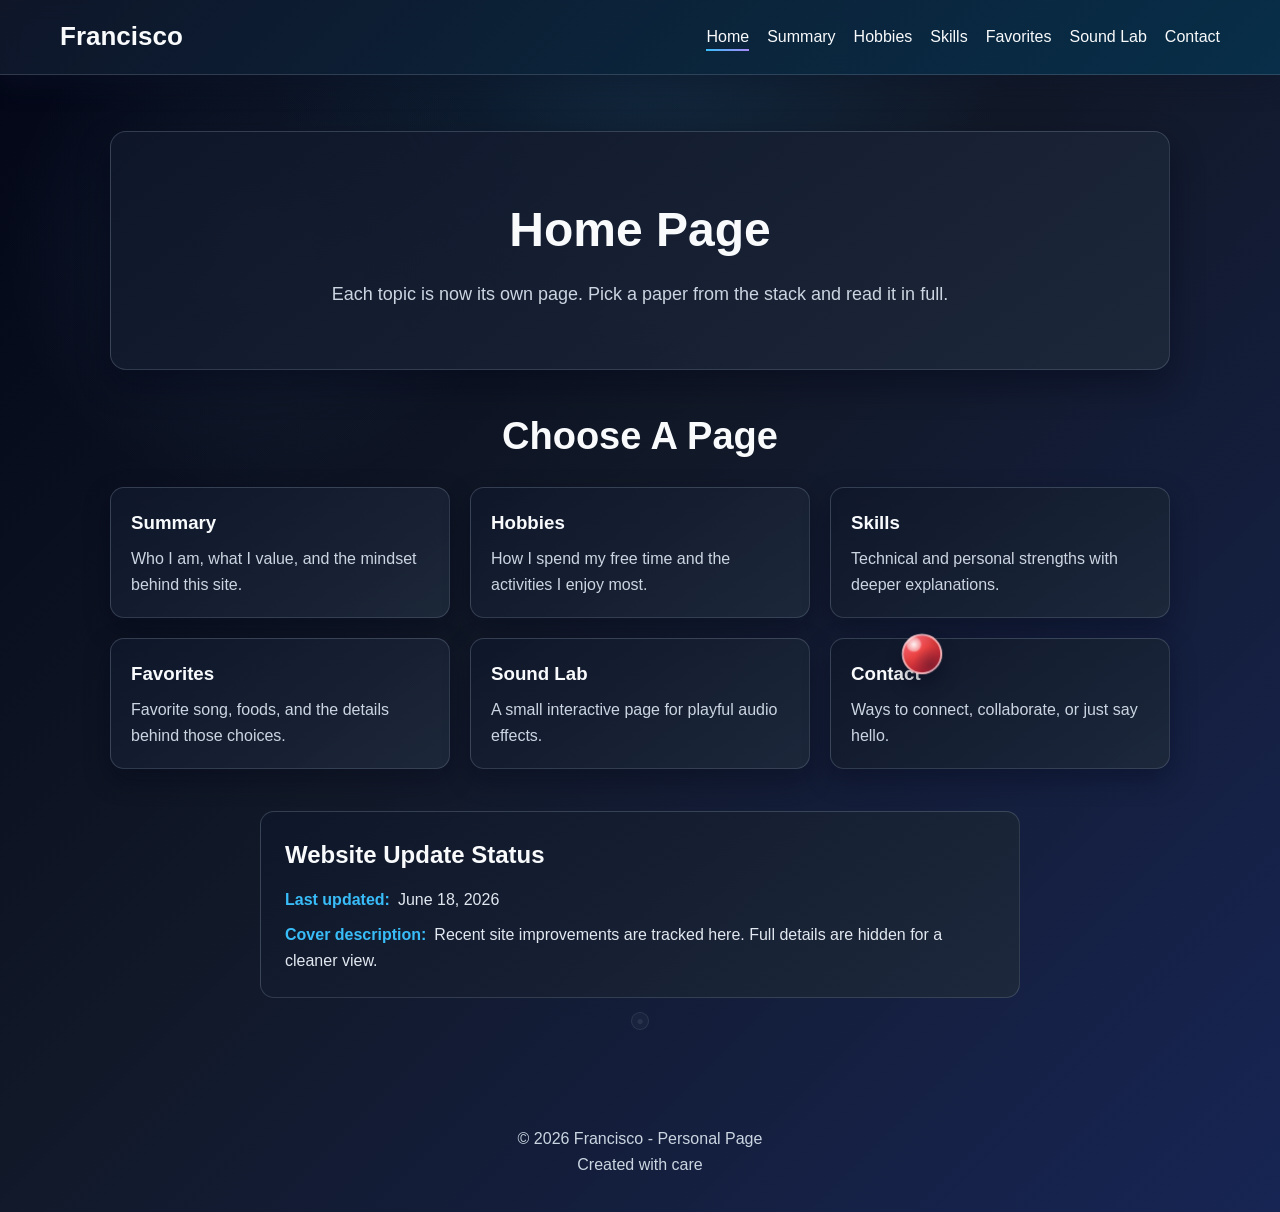
<file: index.html>
<!DOCTYPE html>
<html lang="en">
<head>
    <meta charset="UTF-8">
    <meta name="viewport" content="width=device-width, initial-scale=1.0">
    <title>Francisco - Home</title>
    <link rel="stylesheet" href="styles.css">
</head>
<body>
    <header>
        <nav>
            <h1><a href="index.html">Francisco</a></h1>
            <ul>
                <li><a class="active" href="index.html">Home</a></li>
                <li><a href="summary.html">Summary</a></li>
                <li><a href="hobbies.html">Hobbies</a></li>
                <li><a href="skills.html">Skills</a></li>
                <li><a href="favorites.html">Favorites</a></li>
                <li><a href="soundlab.html">Sound Lab</a></li>
                <li><a href="contact.html">Contact</a></li>
            </ul>
        </nav>
    </header>

    <main class="page-wrap">
        <section class="hero">
            <h2>Home Page</h2>
            <p>Each topic is now its own page. Pick a paper from the stack and read it in full.</p>
        </section>

        <section>
            <h2 class="section-title">Choose A Page</h2>
            <div class="paper-stack-grid">
                <a class="paper-link" href="summary.html">
                    <h3>Summary</h3>
                    <p>Who I am, what I value, and the mindset behind this site.</p>
                </a>
                <a class="paper-link" href="hobbies.html">
                    <h3>Hobbies</h3>
                    <p>How I spend my free time and the activities I enjoy most.</p>
                </a>
                <a class="paper-link" href="skills.html">
                    <h3>Skills</h3>
                    <p>Technical and personal strengths with deeper explanations.</p>
                </a>
                <a class="paper-link" href="favorites.html">
                    <h3>Favorites</h3>
                    <p>Favorite song, foods, and the details behind those choices.</p>
                </a>
                <a class="paper-link" href="soundlab.html">
                    <h3>Sound Lab</h3>
                    <p>A small interactive page for playful audio effects.</p>
                </a>
                <a class="paper-link" href="contact.html">
                    <h3>Contact</h3>
                    <p>Ways to connect, collaborate, or just say hello.</p>
                </a>
            </div>
        </section>

        <section>
            <div class="update-card">
                <h3>Website Update Status</h3>
                <p class="update-row"><span class="update-label">Last updated:</span><time id="lastUpdatedDate" datetime=""></time></p>
                <p class="update-row" style="margin-bottom: 0;"><span class="update-label">Cover description:</span><span id="lastUpdatedDescription"></span></p>
            </div>
            <a class="secret-door" href="secret.html" aria-label="Open secret carnival game" title="You found something hidden">●</a>
        </section>
    </main>

    <footer>
        <p>&copy; 2026 Francisco - Personal Page</p>
        <p>Created with care</p>
    </footer>

    <script>
        (function () {
            const latestUpdate = {
                date: '2026-06-18',
                description: 'Added the secret carnival page with hit-the-target rounds, timer, scoreboard, and high-score celebration.'
            };
            const coverDescription = 'Recent site improvements are tracked here. Full details are hidden for a cleaner view.';

            const lastUpdatedDate = document.getElementById('lastUpdatedDate');
            const lastUpdatedDescription = document.getElementById('lastUpdatedDescription');

            function getFallbackDate() {
                const modified = new Date(document.lastModified);
                return Number.isNaN(modified.getTime())
                    ? new Date()
                    : modified;
            }

            function getSafeDateSource() {
                if (!latestUpdate.date) return getFallbackDate();
                const parsedDate = new Date(latestUpdate.date + 'T00:00:00');
                return Number.isNaN(parsedDate.getTime()) ? getFallbackDate() : parsedDate;
            }

            function renderUpdateMeta() {
                if (!lastUpdatedDate || !lastUpdatedDescription) return;

                const dateSource = getSafeDateSource();
                const formattedDate = dateSource.toLocaleDateString('en-US', {
                    year: 'numeric',
                    month: 'long',
                    day: 'numeric'
                });
                const isoDate = dateSource.toISOString().slice(0, 10);
                const safeDescription = coverDescription || 'Recent updates are available.';

                lastUpdatedDate.setAttribute('datetime', isoDate);
                lastUpdatedDate.textContent = formattedDate;
                lastUpdatedDescription.textContent = safeDescription;
            }

            renderUpdateMeta();
        })();
    </script>
    <script src="hover-hum.js"></script>
    <script src="physics-ball.js"></script>
    <script src="page-chime.js"></script>
</body>
</html>
</file>
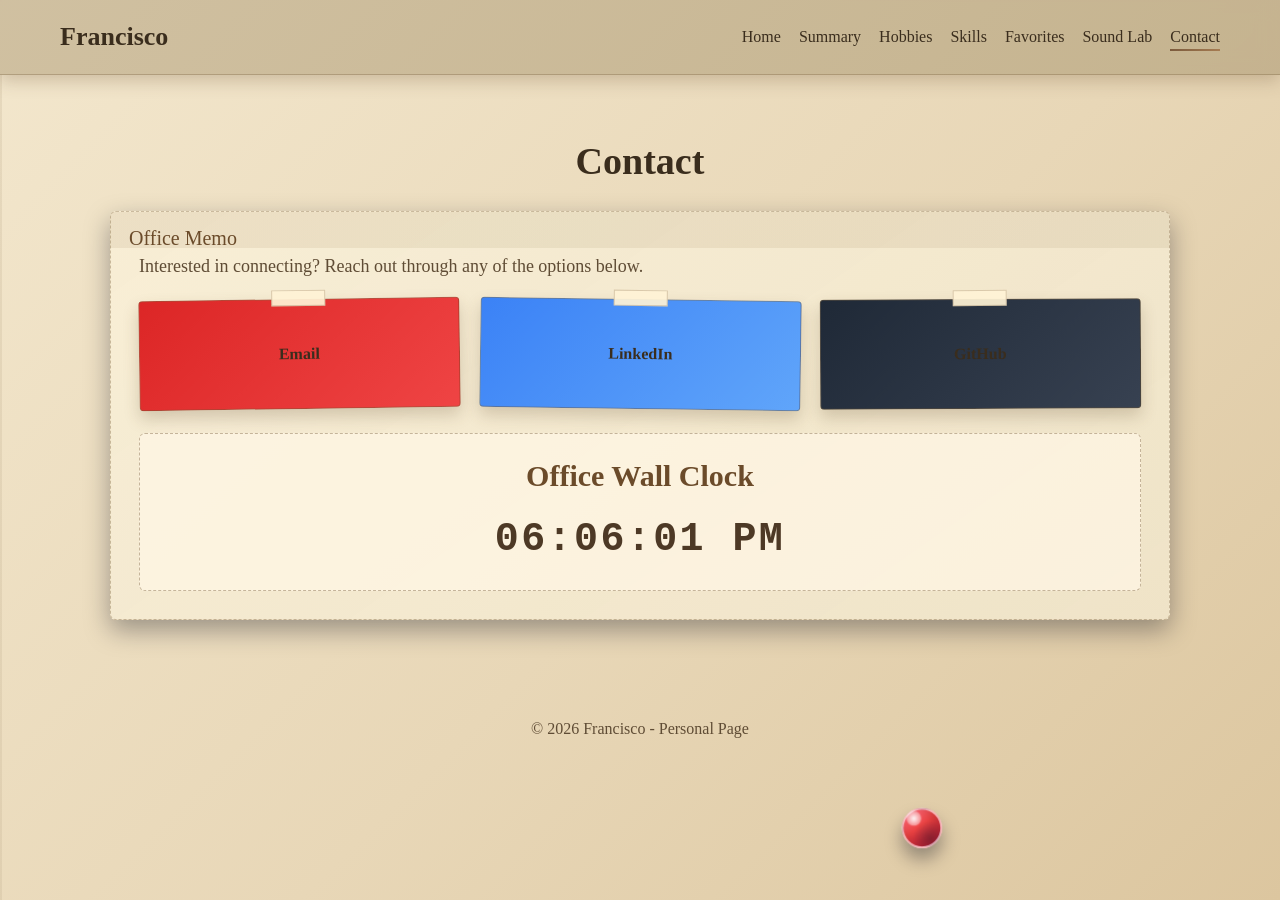
<file: contact.html>
<!DOCTYPE html>
<html lang="en">
<head>
    <meta charset="UTF-8">
    <meta name="viewport" content="width=device-width, initial-scale=1.0">
    <title>Francisco - Contact</title>
    <link rel="stylesheet" href="styles.css">
</head>
<body class="theme-contact">
    <header>
        <nav>
            <h1><a href="index.html">Francisco</a></h1>
            <ul>
                <li><a href="index.html">Home</a></li>
                <li><a href="summary.html">Summary</a></li>
                <li><a href="hobbies.html">Hobbies</a></li>
                <li><a href="skills.html">Skills</a></li>
                <li><a href="favorites.html">Favorites</a></li>
                <li><a href="soundlab.html">Sound Lab</a></li>
                <li><a class="active" href="contact.html">Contact</a></li>
            </ul>
        </nav>
    </header>

    <main class="page-wrap">
        <h2 class="section-title">Contact</h2>
        <section class="paper">
            <p>Interested in connecting? Reach out through any of the options below.</p>
            <div class="contact-grid">
                <a class="contact-link" href="mailto:francisco@example.com" style="background: linear-gradient(135deg, #dc2626, #ef4444);">Email</a>
                <a class="contact-link" href="#" style="background: linear-gradient(135deg, #3b82f6, #60a5fa);">LinkedIn</a>
                <a class="contact-link" href="#" style="background: linear-gradient(135deg, #1f2937, #374151);">GitHub</a>
            </div>

            <div class="contact-clock-panel" aria-live="polite">
                <h3>Office Wall Clock</h3>
                <time id="officeClock" datetime="">--:--:--</time>
            </div>
        </section>
    </main>

    <footer>
        <p>&copy; 2026 Francisco - Personal Page</p>
    </footer>
    <script src="contact-clock.js"></script>
    <script src="hover-hum.js"></script>
    <script src="physics-ball.js"></script>
    <script src="page-chime.js"></script>
</body>
</html>
</file>
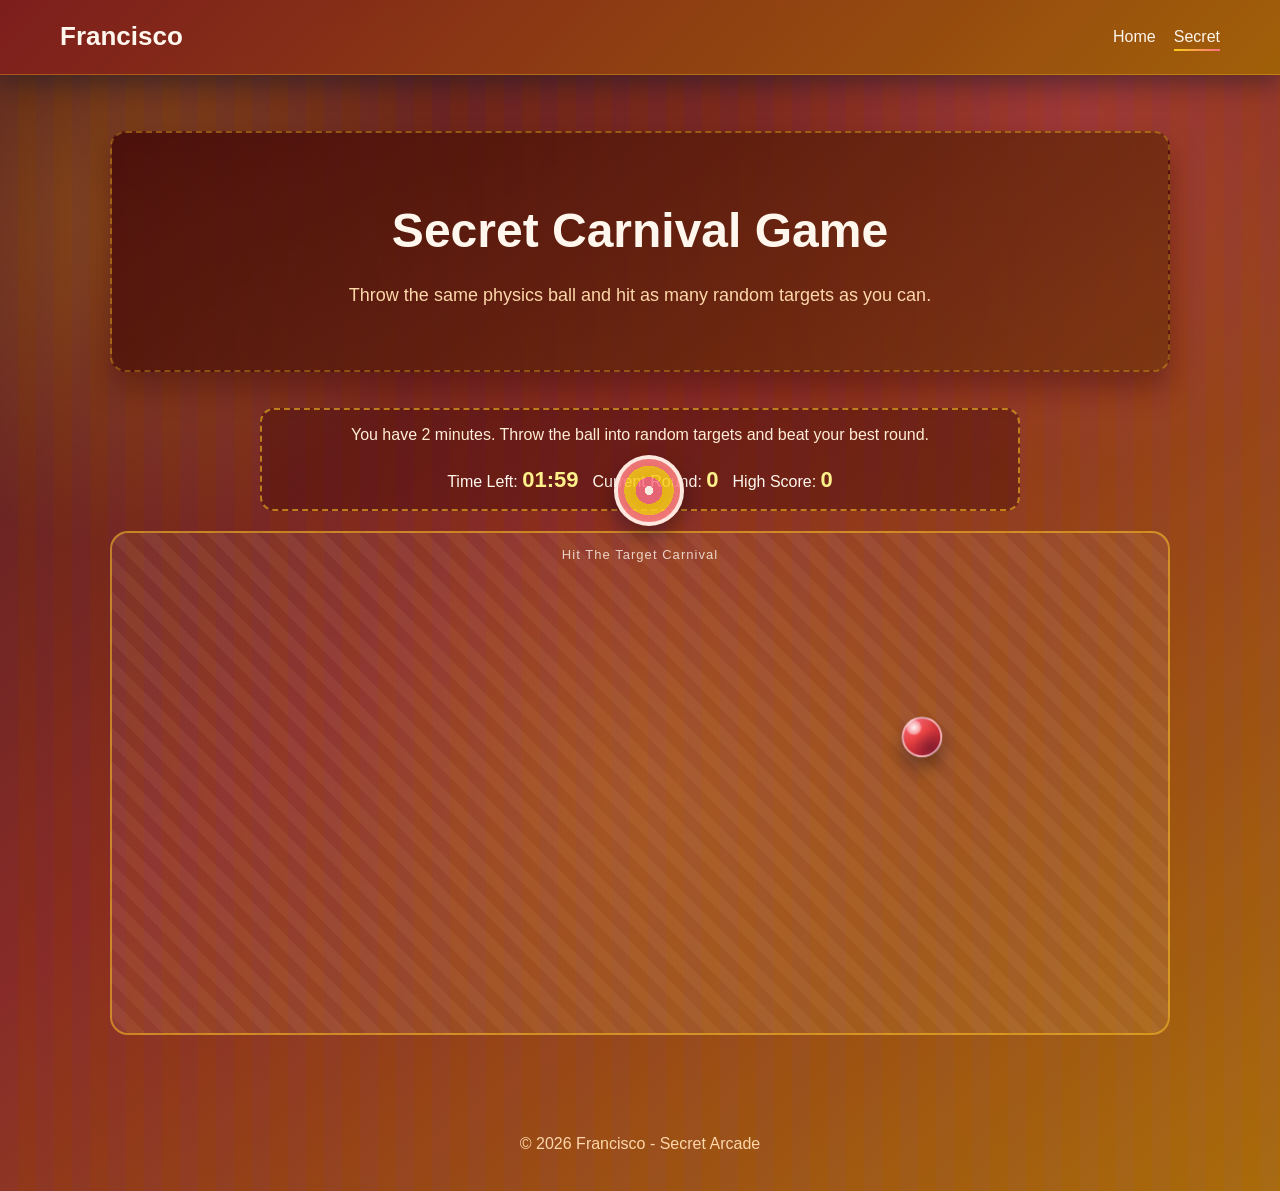
<file: secret.html>
<!DOCTYPE html>
<html lang="en">
<head>
    <meta charset="UTF-8">
    <meta name="viewport" content="width=device-width, initial-scale=1.0">
    <title>Francisco - Secret Carnival</title>
    <link rel="stylesheet" href="styles.css">
</head>
<body class="theme-secret">
    <header>
        <nav>
            <h1><a href="index.html">Francisco</a></h1>
            <ul>
                <li><a href="index.html">Home</a></li>
                <li><a class="active" href="secret.html">Secret</a></li>
            </ul>
        </nav>
    </header>

    <main class="page-wrap">
        <section class="hero">
            <h2>Secret Carnival Game</h2>
            <p>Throw the same physics ball and hit as many random targets as you can.</p>
        </section>

        <section class="secret-score">
            <p class="secret-help">You have 2 minutes. Throw the ball into random targets and beat your best round.</p>
            <p>Time Left: <strong id="timeValue">02:00</strong></p>
            <p>Current Round: <strong id="scoreValue">0</strong></p>
            <p>High Score: <strong id="highScoreValue">0</strong></p>
            <button type="button" id="restartRoundBtn" class="restart-round" hidden>Play Again</button>
        </section>

        <section class="target-area" id="targetArea" aria-label="Hit the target carnival game area"></section>
    </main>

    <footer>
        <p>&copy; 2026 Francisco - Secret Arcade</p>
    </footer>

    <script src="physics-ball.js"></script>
    <script src="secret-hit.js"></script>
</body>
</html>
</file>
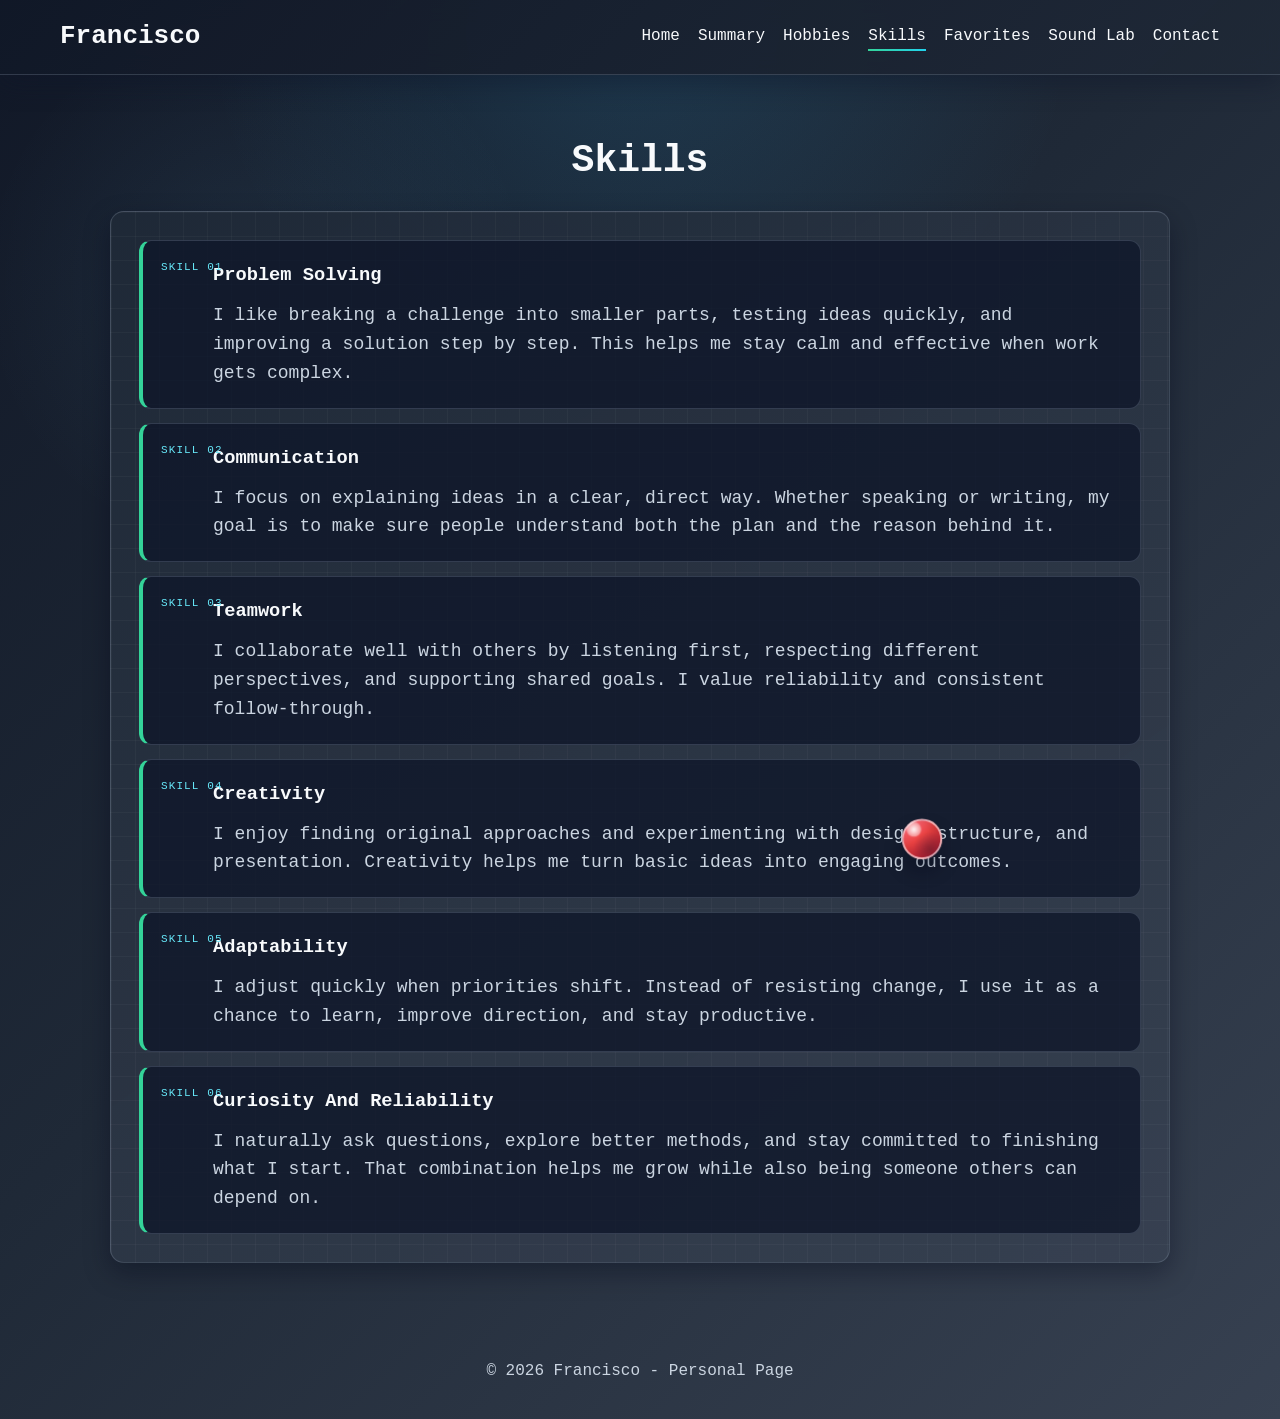
<file: skills.html>
<!DOCTYPE html>
<html lang="en">
<head>
    <meta charset="UTF-8">
    <meta name="viewport" content="width=device-width, initial-scale=1.0">
    <title>Francisco - Skills</title>
    <link rel="stylesheet" href="styles.css">
</head>
<body class="theme-skills">
    <header>
        <nav>
            <h1><a href="index.html">Francisco</a></h1>
            <ul>
                <li><a href="index.html">Home</a></li>
                <li><a href="summary.html">Summary</a></li>
                <li><a href="hobbies.html">Hobbies</a></li>
                <li><a class="active" href="skills.html">Skills</a></li>
                <li><a href="favorites.html">Favorites</a></li>
                <li><a href="soundlab.html">Sound Lab</a></li>
                <li><a href="contact.html">Contact</a></li>
            </ul>
        </nav>
    </header>

    <main class="page-wrap">
        <h2 class="section-title">Skills</h2>
        <section class="paper">
            <div class="grid">
                <article class="card">
                    <h3>Problem Solving</h3>
                    <p>I like breaking a challenge into smaller parts, testing ideas quickly, and improving a solution step by step. This helps me stay calm and effective when work gets complex.</p>
                </article>
                <article class="card">
                    <h3>Communication</h3>
                    <p>I focus on explaining ideas in a clear, direct way. Whether speaking or writing, my goal is to make sure people understand both the plan and the reason behind it.</p>
                </article>
                <article class="card">
                    <h3>Teamwork</h3>
                    <p>I collaborate well with others by listening first, respecting different perspectives, and supporting shared goals. I value reliability and consistent follow-through.</p>
                </article>
                <article class="card">
                    <h3>Creativity</h3>
                    <p>I enjoy finding original approaches and experimenting with design, structure, and presentation. Creativity helps me turn basic ideas into engaging outcomes.</p>
                </article>
                <article class="card">
                    <h3>Adaptability</h3>
                    <p>I adjust quickly when priorities shift. Instead of resisting change, I use it as a chance to learn, improve direction, and stay productive.</p>
                </article>
                <article class="card">
                    <h3>Curiosity And Reliability</h3>
                    <p>I naturally ask questions, explore better methods, and stay committed to finishing what I start. That combination helps me grow while also being someone others can depend on.</p>
                </article>
            </div>
        </section>
    </main>

    <footer>
        <p>&copy; 2026 Francisco - Personal Page</p>
    </footer>
    <script src="hover-hum.js"></script>
    <script src="physics-ball.js"></script>
    <script src="page-chime.js"></script>
</body>
</html>
</file>
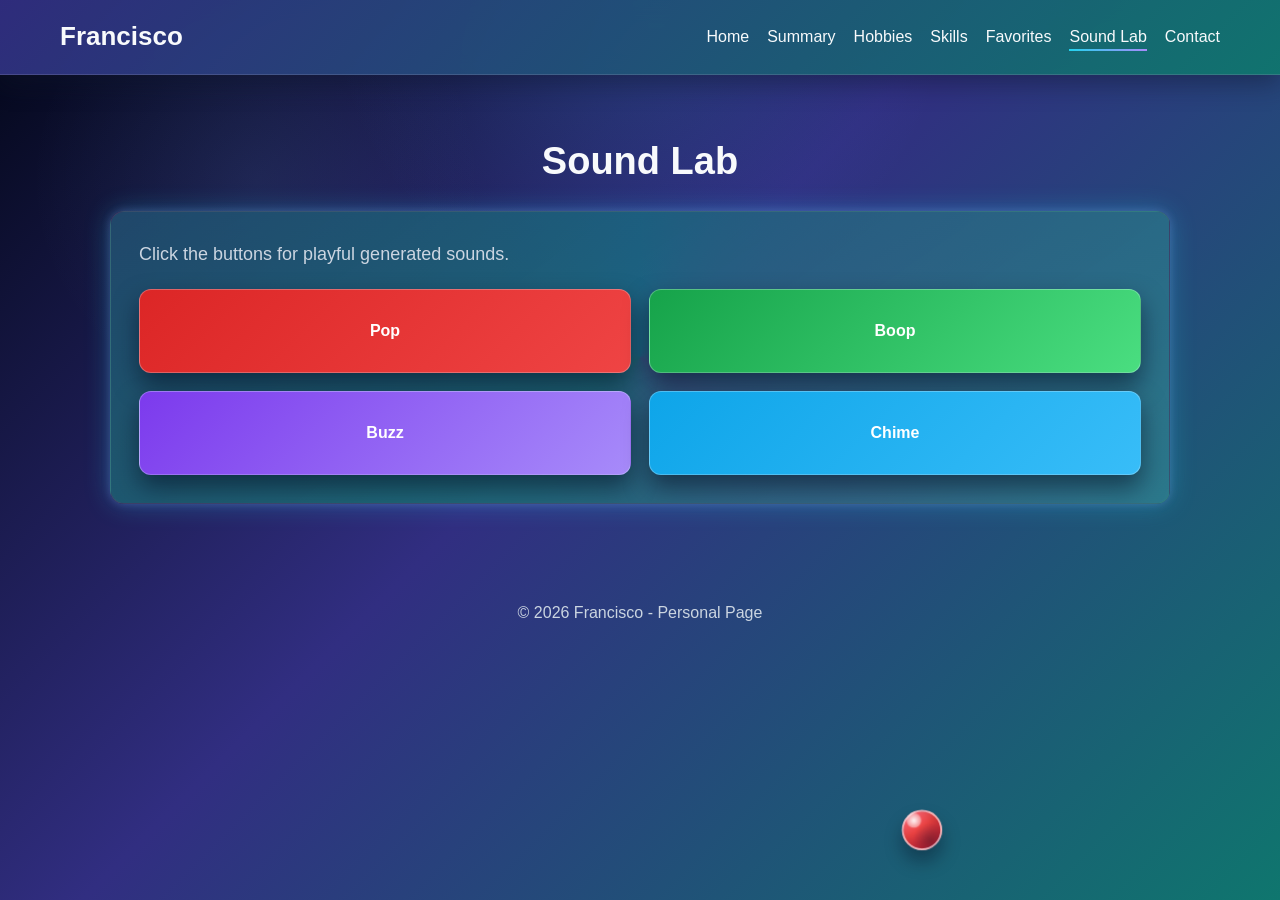
<file: soundlab.html>
<!DOCTYPE html>
<html lang="en">
<head>
    <meta charset="UTF-8">
    <meta name="viewport" content="width=device-width, initial-scale=1.0">
    <title>Francisco - Sound Lab</title>
    <link rel="stylesheet" href="styles.css">
</head>
<body class="theme-soundlab">
    <header>
        <nav>
            <h1><a href="index.html">Francisco</a></h1>
            <ul>
                <li><a href="index.html">Home</a></li>
                <li><a href="summary.html">Summary</a></li>
                <li><a href="hobbies.html">Hobbies</a></li>
                <li><a href="skills.html">Skills</a></li>
                <li><a href="favorites.html">Favorites</a></li>
                <li><a class="active" href="soundlab.html">Sound Lab</a></li>
                <li><a href="contact.html">Contact</a></li>
            </ul>
        </nav>
    </header>

    <main class="page-wrap">
        <h2 class="section-title">Sound Lab</h2>
        <section class="paper">
            <p>Click the buttons for playful generated sounds.</p>
            <div class="sound-board">
                <button class="sound-btn" type="button" style="background: linear-gradient(135deg, #dc2626, #ef4444);">Pop</button>
                <button class="sound-btn" type="button" style="background: linear-gradient(135deg, #16a34a, #4ade80);">Boop</button>
                <button class="sound-btn" type="button" style="background: linear-gradient(135deg, #7c3aed, #a78bfa);">Buzz</button>
                <button class="sound-btn" type="button" style="background: linear-gradient(135deg, #0ea5e9, #38bdf8);">Chime</button>
            </div>
        </section>
    </main>

    <footer>
        <p>&copy; 2026 Francisco - Personal Page</p>
    </footer>

    <script src="soundlab.js"></script>
    <script src="hover-hum.js"></script>
    <script src="physics-ball.js"></script>
    <script src="page-chime.js"></script>
</body>
</html>
</file>
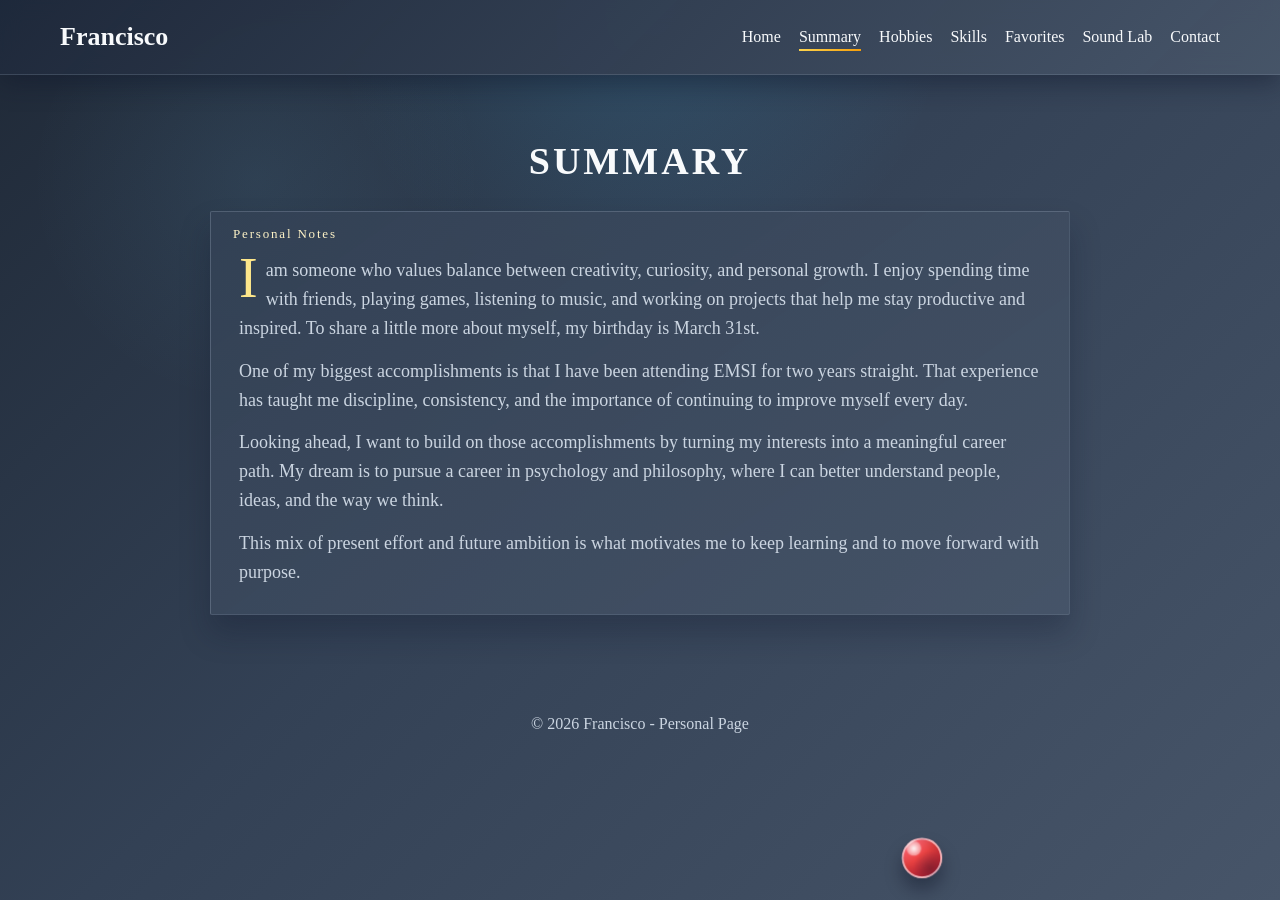
<file: summary.html>
<!DOCTYPE html>
<html lang="en">
<head>
    <meta charset="UTF-8">
    <meta name="viewport" content="width=device-width, initial-scale=1.0">
    <title>Francisco - Summary</title>
    <link rel="stylesheet" href="styles.css">
</head>
<body class="theme-summary">
    <header>
        <nav>
            <h1><a href="index.html">Francisco</a></h1>
            <ul>
                <li><a href="index.html">Home</a></li>
                <li><a class="active" href="summary.html">Summary</a></li>
                <li><a href="hobbies.html">Hobbies</a></li>
                <li><a href="skills.html">Skills</a></li>
                <li><a href="favorites.html">Favorites</a></li>
                <li><a href="soundlab.html">Sound Lab</a></li>
                <li><a href="contact.html">Contact</a></li>
            </ul>
        </nav>
    </header>

    <main class="page-wrap">
        <h2 class="section-title">Summary</h2>
        <section class="paper">
            <p>I am someone who values balance between creativity, curiosity, and personal growth. I enjoy spending time with friends, playing games, listening to music, and working on projects that help me stay productive and inspired. To share a little more about myself, my birthday is March 31st.</p>
            <p style="margin-top: 14px;">One of my biggest accomplishments is that I have been attending EMSI for two years straight. That experience has taught me discipline, consistency, and the importance of continuing to improve myself every day.</p>
            <p style="margin-top: 14px;">Looking ahead, I want to build on those accomplishments by turning my interests into a meaningful career path. My dream is to pursue a career in psychology and philosophy, where I can better understand people, ideas, and the way we think.</p>
            <p style="margin-top: 14px;">This mix of present effort and future ambition is what motivates me to keep learning and to move forward with purpose.</p>
        </section>
    </main>

    <footer>
        <p>&copy; 2026 Francisco - Personal Page</p>
    </footer>
    <script src="hover-hum.js"></script>
    <script src="physics-ball.js"></script>
    <script src="page-chime.js"></script>
</body>
</html>
</file>
<file: styles.css>
* {
    margin: 0;
    padding: 0;
    box-sizing: border-box;
}

:root {
    --bg-1: #020617;
    --bg-2: #111827;
    --bg-3: #172554;
    --header-a: rgba(15, 23, 42, 0.96);
    --header-b: rgba(8, 47, 73, 0.98);
    --card-1: rgba(15, 23, 42, 0.95);
    --card-2: rgba(30, 41, 59, 0.9);
    --text-main: #f8fafc;
    --text-soft: #cbd5e1;
    --accent-a: #38bdf8;
    --accent-b: #a78bfa;
    --border-soft: rgba(148, 163, 184, 0.25);
}

body {
    font-family: "Segoe UI", Tahoma, Geneva, Verdana, sans-serif;
    line-height: 1.6;
    color: var(--text-main);
    background:
        radial-gradient(circle at top, rgba(56, 189, 248, 0.15), transparent 28%),
        radial-gradient(circle at 20% 20%, rgba(125, 211, 252, 0.08), transparent 18%),
        linear-gradient(135deg, var(--bg-1) 0%, var(--bg-2) 45%, var(--bg-3) 100%);
    min-height: 100vh;
}

header {
    position: sticky;
    top: 0;
    z-index: 100;
    background: linear-gradient(135deg, var(--header-a), var(--header-b));
    border-bottom: 1px solid var(--border-soft);
    box-shadow: 0 8px 24px rgba(15, 23, 42, 0.45);
    backdrop-filter: blur(10px);
}

nav {
    max-width: 1200px;
    margin: 0 auto;
    padding: 16px 20px;
    display: flex;
    align-items: center;
    justify-content: space-between;
    gap: 18px;
}

nav h1 a {
    color: var(--text-main);
    text-decoration: none;
    font-size: 26px;
}

nav ul {
    list-style: none;
    display: flex;
    gap: 18px;
    flex-wrap: wrap;
    justify-content: flex-end;
}

nav a {
    color: var(--text-main);
    text-decoration: none;
    padding: 6px 0;
    position: relative;
}

nav a::after {
    content: "";
    position: absolute;
    left: 0;
    bottom: 0;
    width: 0;
    height: 2px;
    background: linear-gradient(90deg, var(--accent-a), var(--accent-b));
    transition: width 0.25s ease;
}

nav a:hover::after,
nav a.active::after {
    width: 100%;
}

.page-wrap {
    max-width: 1100px;
    margin: 0 auto;
    padding: 56px 20px 72px;
}

.hero {
    text-align: center;
    padding: 60px 20px;
    border: 1px solid var(--border-soft);
    border-radius: 16px;
    background: linear-gradient(145deg, var(--card-1), var(--card-2));
    box-shadow: 0 14px 32px rgba(2, 6, 23, 0.4);
    margin-bottom: 36px;
}

.hero h2 {
    font-size: clamp(28px, 5vw, 48px);
    margin-bottom: 12px;
}

.hero p {
    color: var(--text-soft);
    font-size: 18px;
}

.section-title {
    font-size: clamp(28px, 4vw, 38px);
    margin-bottom: 20px;
    text-align: center;
}

.paper-stack-grid {
    display: grid;
    grid-template-columns: repeat(3, minmax(0, 1fr));
    gap: 20px;
    margin-bottom: 42px;
}

.paper-link {
    text-decoration: none;
    color: var(--text-main);
    background: linear-gradient(145deg, var(--card-1), var(--card-2));
    border: 1px solid var(--border-soft);
    border-radius: 14px;
    padding: 20px;
    box-shadow: 0 10px 26px rgba(2, 6, 23, 0.35);
    transition: transform 0.2s ease, box-shadow 0.2s ease;
}

.paper-link:hover {
    transform: translateY(-6px);
    box-shadow: 0 16px 34px rgba(56, 189, 248, 0.25);
}

.paper-link h3 {
    margin-bottom: 8px;
}

.paper-link p {
    color: var(--text-soft);
}

.paper {
    border: 1px solid var(--border-soft);
    border-radius: 14px;
    padding: 28px;
    background: linear-gradient(145deg, var(--card-1), var(--card-2));
    box-shadow: 0 10px 26px rgba(2, 6, 23, 0.35);
}

.paper p {
    color: var(--text-soft);
    font-size: 18px;
}

.update-card {
    max-width: 760px;
    margin: 0 auto;
    border: 1px solid var(--border-soft);
    border-radius: 14px;
    padding: 24px;
    background: linear-gradient(145deg, rgba(15, 23, 42, 0.95), rgba(30, 41, 59, 0.92));
}

.secret-door {
    display: flex;
    align-items: center;
    justify-content: center;
    width: 18px;
    height: 18px;
    margin: 14px auto 0;
    border-radius: 50%;
    text-decoration: none;
    color: rgba(248, 250, 252, 0.18);
    background: rgba(248, 250, 252, 0.06);
    border: 1px solid rgba(248, 250, 252, 0.2);
    font-size: 12px;
    opacity: 0.45;
    transition: opacity 0.2s ease, transform 0.2s ease, box-shadow 0.2s ease;
}

.secret-door:hover,
.secret-door:focus-visible {
    opacity: 1;
    transform: scale(1.15);
    color: #fef08a;
    box-shadow: 0 0 16px rgba(254, 240, 138, 0.6);
}

.update-card h3 {
    margin-bottom: 12px;
    font-size: 24px;
}

.update-row {
    margin-bottom: 10px;
    color: #e2e8f0;
}

.update-label {
    color: var(--accent-a);
    font-weight: 700;
    margin-right: 8px;
}

.grid {
    display: grid;
    grid-template-columns: repeat(2, minmax(0, 1fr));
    gap: 20px;
}

.card {
    border: 1px solid var(--border-soft);
    border-radius: 12px;
    padding: 20px;
    background: rgba(15, 23, 42, 0.78);
}

.card h3 {
    margin-bottom: 10px;
}

.card ul {
    list-style: none;
    color: var(--text-soft);
    line-height: 2;
}

.card img {
    margin-top: 12px;
    width: 100%;
    height: 180px;
    object-fit: cover;
    border-radius: 10px;
}

.sound-board {
    display: grid;
    grid-template-columns: repeat(4, minmax(0, 1fr));
    gap: 16px;
    margin-top: 20px;
}

.sound-btn {
    border: none;
    border-radius: 12px;
    padding: 14px;
    color: #fff;
    font-weight: 700;
    font-size: 16px;
    cursor: pointer;
    transition: transform 0.2s ease, filter 0.2s ease;
}

.sound-btn:hover {
    transform: translateY(-4px);
    filter: brightness(1.1);
}

.contact-grid {
    display: grid;
    grid-template-columns: repeat(3, minmax(0, 1fr));
    gap: 16px;
    margin-top: 18px;
}

.contact-link {
    display: flex;
    align-items: center;
    justify-content: center;
    min-height: 90px;
    text-decoration: none;
    color: #fff;
    border-radius: 12px;
    font-weight: 700;
}

footer {
    text-align: center;
    color: var(--text-soft);
    padding: 24px 12px 34px;
}

body.theme-summary {
    --bg-1: #1f2937;
    --bg-2: #334155;
    --bg-3: #475569;
    --header-a: rgba(30, 41, 59, 0.94);
    --header-b: rgba(71, 85, 105, 0.96);
    --card-1: rgba(51, 65, 85, 0.92);
    --card-2: rgba(71, 85, 105, 0.88);
    --accent-a: #fcd34d;
    --accent-b: #f59e0b;
    font-family: Georgia, "Times New Roman", serif;
}

body.theme-hobbies {
    --bg-1: #0f172a;
    --bg-2: #1d4ed8;
    --bg-3: #0ea5e9;
    --header-a: rgba(30, 64, 175, 0.94);
    --header-b: rgba(14, 165, 233, 0.95);
    --card-1: rgba(30, 58, 138, 0.9);
    --card-2: rgba(14, 116, 144, 0.88);
    --accent-a: #fef08a;
    --accent-b: #f97316;
    font-family: "Comic Sans MS", "Trebuchet MS", sans-serif;
}

body.theme-skills {
    --bg-1: #111827;
    --bg-2: #1f2937;
    --bg-3: #374151;
    --header-a: rgba(17, 24, 39, 0.95);
    --header-b: rgba(31, 41, 55, 0.97);
    --card-1: rgba(31, 41, 55, 0.94);
    --card-2: rgba(55, 65, 81, 0.92);
    --accent-a: #34d399;
    --accent-b: #22d3ee;
    font-family: "Lucida Console", "Courier New", monospace;
}

body.theme-favorites {
    --bg-1: #3f0d12;
    --bg-2: #7f1d1d;
    --bg-3: #be123c;
    --header-a: rgba(127, 29, 29, 0.94);
    --header-b: rgba(190, 24, 93, 0.94);
    --card-1: rgba(127, 29, 29, 0.9);
    --card-2: rgba(136, 19, 55, 0.88);
    --accent-a: #fda4af;
    --accent-b: #fecdd3;
    font-family: "Palatino Linotype", "Book Antiqua", Palatino, serif;
}

body.theme-soundlab {
    --bg-1: #020617;
    --bg-2: #312e81;
    --bg-3: #0f766e;
    --header-a: rgba(49, 46, 129, 0.95);
    --header-b: rgba(15, 118, 110, 0.95);
    --card-1: rgba(30, 27, 75, 0.9);
    --card-2: rgba(15, 118, 110, 0.84);
    --accent-a: #22d3ee;
    --accent-b: #a78bfa;
    font-family: "Trebuchet MS", "Franklin Gothic Medium", Arial, sans-serif;
}

body.theme-soundlab .paper {
    box-shadow: 0 0 26px rgba(34, 211, 238, 0.3), 0 0 8px rgba(167, 139, 250, 0.28);
}

body.theme-contact {
    --header-a: rgba(207, 191, 160, 0.98);
    --header-b: rgba(196, 178, 142, 0.98);
    --card-1: rgba(248, 238, 214, 0.95);
    --card-2: rgba(240, 229, 202, 0.92);
    --text-main: #3a2d1d;
    --text-soft: #5f4c35;
    --accent-a: #7b5a3c;
    --accent-b: #a67c52;
    --border-soft: rgba(121, 95, 61, 0.35);
    font-family: "Brush Script MT", "Lucida Handwriting", cursive;
    background:
        linear-gradient(90deg, rgba(185, 167, 136, 0.22) 0 2px, transparent 2px 120px),
        linear-gradient(rgba(181, 162, 130, 0.18) 0 2px, transparent 2px 120px),
        linear-gradient(135deg, #f3e7cd 0%, #e8d7b7 55%, #dcc69f 100%);
}

body.theme-secret {
    --bg-1: #2f0909;
    --bg-2: #7f1d1d;
    --bg-3: #a16207;
    --header-a: rgba(127, 29, 29, 0.95);
    --header-b: rgba(161, 98, 7, 0.94);
    --card-1: rgba(69, 10, 10, 0.86);
    --card-2: rgba(120, 53, 15, 0.82);
    --text-main: #fff7ed;
    --text-soft: #fed7aa;
    --accent-a: #facc15;
    --accent-b: #fb7185;
    --border-soft: rgba(251, 191, 36, 0.35);
    font-family: "Trebuchet MS", "Verdana", sans-serif;
    background:
        radial-gradient(circle at 10% 18%, rgba(251, 191, 36, 0.22), transparent 22%),
        radial-gradient(circle at 84% 12%, rgba(251, 113, 133, 0.18), transparent 22%),
        repeating-linear-gradient(90deg, rgba(254, 215, 170, 0.08) 0 18px, rgba(251, 191, 36, 0.1) 18px 36px),
        linear-gradient(140deg, #3f0d12 0%, #7f1d1d 44%, #a16207 100%);
}

body.theme-secret .hero {
    border-width: 2px;
    border-style: dashed;
    box-shadow: 0 16px 30px rgba(69, 10, 10, 0.45);
}

.secret-score {
    margin: 0 auto 20px;
    max-width: 760px;
    border: 2px dashed rgba(251, 191, 36, 0.6);
    border-radius: 14px;
    padding: 12px 16px;
    background: rgba(69, 10, 10, 0.42);
    display: flex;
    flex-wrap: wrap;
    justify-content: center;
    align-items: center;
    gap: 14px;
}

.secret-score p {
    margin: 0;
}

.secret-score strong {
    color: #fef08a;
    font-size: 22px;
}

.secret-help {
    color: #ffedd5;
    flex-basis: 100%;
    text-align: center;
}

.restart-round {
    border: 1px solid rgba(254, 240, 138, 0.7);
    border-radius: 10px;
    background: linear-gradient(145deg, #facc15, #fb7185);
    color: #431407;
    font-weight: 700;
    padding: 10px 16px;
    cursor: pointer;
    transition: transform 0.2s ease, filter 0.2s ease;
}

.restart-round:hover,
.restart-round:focus-visible {
    transform: translateY(-2px);
    filter: brightness(1.08);
}

.target-area {
    position: relative;
    min-height: 56vh;
    border: 2px solid rgba(251, 191, 36, 0.55);
    border-radius: 18px;
    background:
        radial-gradient(circle at center, rgba(251, 191, 36, 0.12), transparent 55%),
        repeating-linear-gradient(45deg, rgba(255, 237, 213, 0.06) 0 12px, rgba(254, 215, 170, 0.12) 12px 24px);
    overflow: hidden;
}

.target-area.round-over::after {
    content: "Round Over";
    position: absolute;
    inset: 0;
    display: flex;
    align-items: center;
    justify-content: center;
    font-size: clamp(30px, 6vw, 58px);
    font-weight: 700;
    letter-spacing: 0.08em;
    color: rgba(255, 247, 237, 0.92);
    background: rgba(69, 10, 10, 0.45);
    text-shadow: 0 8px 20px rgba(0, 0, 0, 0.55);
}

.target-area::before {
    content: "Hit The Target Carnival";
    position: absolute;
    top: 12px;
    left: 50%;
    transform: translateX(-50%);
    letter-spacing: 0.08em;
    font-size: 13px;
    color: rgba(255, 247, 237, 0.8);
}

.carnival-target {
    position: fixed;
    border-radius: 50%;
    border: 4px solid rgba(255, 247, 237, 0.9);
    box-shadow: 0 10px 20px rgba(2, 6, 23, 0.35), inset 0 0 20px rgba(255, 255, 255, 0.18);
    background:
        radial-gradient(circle at center, rgba(255, 247, 237, 0.95) 0 10%, rgba(251, 113, 133, 0.85) 10% 30%, rgba(250, 204, 21, 0.85) 30% 56%, rgba(248, 113, 113, 0.9) 56% 100%);
    pointer-events: none;
    animation: targetBounce 1.2s ease-in-out infinite;
}

.carnival-target.hit {
    animation: targetPop 220ms ease-out forwards;
}

.confetti-piece {
    position: fixed;
    top: -20px;
    z-index: 2700;
    border-radius: 2px;
    pointer-events: none;
    opacity: 0.95;
    transform-origin: center;
    animation-name: confettiFall;
    animation-timing-function: cubic-bezier(0.17, 0.67, 0.4, 1);
    animation-fill-mode: forwards;
}

@keyframes targetBounce {
    0%,
    100% {
        transform: translateY(0);
    }

    50% {
        transform: translateY(-8px);
    }
}

@keyframes targetPop {
    from {
        transform: scale(1);
        opacity: 1;
    }

    to {
        transform: scale(1.5);
        opacity: 0;
    }
}

@keyframes confettiFall {
    0% {
        transform: translate3d(0, -10px, 0) rotate(0deg);
    }

    100% {
        transform: translate3d(var(--confetti-drift, 0px), 110vh, 0) rotate(720deg);
        opacity: 0.8;
    }
}

body.theme-contact header {
    box-shadow: 0 6px 16px rgba(99, 73, 42, 0.25);
}

body.theme-contact .paper,
body.theme-contact .card {
    border-style: dashed;
}

body.theme-contact .contact-link {
    color: #3a2d1d;
    border: 1px solid rgba(121, 95, 61, 0.45);
}

body.theme-summary .page-wrap {
    max-width: 900px;
}

body.theme-summary .section-title {
    letter-spacing: 0.08em;
    text-transform: uppercase;
}

body.theme-summary .paper {
    position: relative;
    border-radius: 2px;
    box-shadow: 0 18px 30px rgba(15, 23, 42, 0.28);
    padding-top: 44px;
}

body.theme-summary .paper::before {
    content: "Personal Notes";
    position: absolute;
    top: 12px;
    left: 22px;
    font-size: 13px;
    letter-spacing: 0.14em;
    color: #fef3c7;
}

body.theme-summary .paper p:first-child::first-letter {
    font-size: 56px;
    line-height: 0.8;
    float: left;
    margin-right: 8px;
    color: #fde68a;
}

body.theme-hobbies .grid {
    gap: 26px;
}

body.theme-hobbies .card {
    border-radius: 24px;
    border-width: 2px;
    position: relative;
    overflow: hidden;
}

body.theme-hobbies .card:nth-child(odd) {
    transform: rotate(-1.1deg);
}

body.theme-hobbies .card:nth-child(even) {
    transform: rotate(1.1deg);
}

body.theme-hobbies .card::before {
    content: "";
    position: absolute;
    top: -12px;
    right: 18px;
    width: 54px;
    height: 20px;
    background: rgba(254, 240, 138, 0.72);
    border-radius: 2px;
    box-shadow: 0 2px 8px rgba(15, 23, 42, 0.2);
}

body.theme-hobbies .card h3 {
    color: #fef08a;
}

body.theme-skills .paper {
    background:
        linear-gradient(rgba(255, 255, 255, 0.03) 1px, transparent 1px),
        linear-gradient(90deg, rgba(255, 255, 255, 0.03) 1px, transparent 1px),
        linear-gradient(145deg, var(--card-1), var(--card-2));
    background-size: 24px 24px, 24px 24px, auto;
}

body.theme-skills .grid {
    grid-template-columns: 1fr;
    gap: 14px;
    counter-reset: skill-row;
}

body.theme-skills .card {
    position: relative;
    border-left: 4px solid #34d399;
    padding-left: 70px;
}

body.theme-skills .card::before {
    counter-increment: skill-row;
    content: "SKILL " counter(skill-row, decimal-leading-zero);
    position: absolute;
    left: 18px;
    top: 18px;
    font-size: 11px;
    letter-spacing: 0.1em;
    color: #67e8f9;
}

body.theme-favorites .grid {
    grid-template-columns: 1.25fr 0.75fr;
    align-items: start;
}

body.theme-favorites .card {
    border-radius: 8px;
    border-width: 2px;
    box-shadow: 0 14px 26px rgba(63, 13, 18, 0.45);
    position: relative;
}

body.theme-favorites .card:nth-child(1) {
    transform: rotate(-1deg);
}

body.theme-favorites .card:nth-child(2) {
    transform: rotate(1deg);
}

body.theme-favorites .card::after {
    content: "";
    position: absolute;
    top: -10px;
    left: 50%;
    transform: translateX(-50%);
    width: 60px;
    height: 16px;
    background: rgba(254, 226, 226, 0.72);
    border-radius: 2px;
}

body.theme-soundlab .paper {
    position: relative;
    overflow: hidden;
}

body.theme-soundlab .paper::before {
    content: "";
    position: absolute;
    inset: -120% -40%;
    background: conic-gradient(from 0deg, rgba(34, 211, 238, 0.24), rgba(167, 139, 250, 0.2), rgba(45, 212, 191, 0.24), rgba(34, 211, 238, 0.24));
    animation: spinGlow 14s linear infinite;
    z-index: 0;
}

body.theme-soundlab .paper > * {
    position: relative;
    z-index: 1;
}

body.theme-soundlab .sound-board {
    grid-template-columns: repeat(2, minmax(0, 1fr));
    gap: 18px;
}

body.theme-soundlab .sound-btn {
    min-height: 84px;
    border: 1px solid rgba(224, 242, 254, 0.28);
    box-shadow: 0 12px 24px rgba(2, 6, 23, 0.5);
}

body.theme-contact .paper {
    position: relative;
    border-radius: 6px;
    padding-top: 40px;
    background:
        linear-gradient(180deg, rgba(165, 140, 99, 0.14) 0 36px, transparent 36px),
        linear-gradient(145deg, var(--card-1), var(--card-2));
}

body.theme-contact .paper::before {
    content: "Office Memo";
    position: absolute;
    top: 10px;
    left: 18px;
    font-size: 20px;
    color: #6b4b2a;
}

body.theme-contact .contact-grid {
    gap: 20px;
}

body.theme-contact .contact-link {
    min-height: 110px;
    border-radius: 4px;
    box-shadow: 0 8px 16px rgba(92, 67, 39, 0.22);
    position: relative;
    transform: rotate(-0.8deg);
}

body.theme-contact .contact-link:nth-child(2) {
    transform: rotate(0.8deg);
}

body.theme-contact .contact-link:nth-child(3) {
    transform: rotate(-0.3deg);
}

body.theme-contact .contact-link::before {
    content: "";
    position: absolute;
    top: -10px;
    left: 50%;
    transform: translateX(-50%);
    width: 52px;
    height: 14px;
    background: rgba(255, 244, 214, 0.92);
    border: 1px solid rgba(121, 95, 61, 0.28);
}

.contact-clock-panel {
    margin-top: 24px;
    border: 1px dashed rgba(121, 95, 61, 0.42);
    border-radius: 6px;
    background: rgba(255, 247, 229, 0.7);
    padding: 18px;
    text-align: center;
}

.contact-clock-panel h3 {
    margin-bottom: 8px;
    font-size: 30px;
    color: #6b4b2a;
}

.contact-clock-panel time {
    display: inline-block;
    font-size: 40px;
    font-weight: 700;
    color: #4d3925;
    letter-spacing: 0.06em;
    font-family: "Courier New", monospace;
}

#physicsBall {
    position: fixed;
    width: 44px;
    height: 44px;
    border-radius: 50%;
    z-index: 2500;
    cursor: grab;
    touch-action: none;
    user-select: none;
    background:
        radial-gradient(circle at 28% 24%, rgba(255, 255, 255, 0.94), rgba(255, 255, 255, 0.4) 18%, transparent 20%),
        radial-gradient(circle at 72% 78%, rgba(15, 23, 42, 0.35), transparent 45%),
        linear-gradient(145deg, #fb7185 0%, #ef4444 46%, #be123c 100%);
    border: 2px solid rgba(248, 250, 252, 0.6);
    box-shadow: 0 12px 20px rgba(2, 6, 23, 0.35), inset -8px -8px 14px rgba(127, 29, 29, 0.35);
    transform: scale(calc(0.92 + (var(--throw-boost, 1) - 1) * 0.12));
}

#physicsBall:active {
    cursor: grabbing;
}

@keyframes spinGlow {
    from {
        transform: rotate(0deg);
    }

    to {
        transform: rotate(360deg);
    }
}

@media (max-width: 960px) {
    .paper-stack-grid {
        grid-template-columns: repeat(2, minmax(0, 1fr));
    }

    .sound-board {
        grid-template-columns: repeat(2, minmax(0, 1fr));
    }

    body.theme-favorites .grid {
        grid-template-columns: 1fr;
    }
}

@media (max-width: 680px) {
    nav {
        flex-direction: column;
        align-items: flex-start;
    }

    .paper-stack-grid,
    .grid,
    .contact-grid,
    .sound-board {
        grid-template-columns: 1fr;
    }

    body.theme-hobbies .card:nth-child(odd),
    body.theme-hobbies .card:nth-child(even),
    body.theme-favorites .card:nth-child(1),
    body.theme-favorites .card:nth-child(2),
    body.theme-contact .contact-link,
    body.theme-contact .contact-link:nth-child(2),
    body.theme-contact .contact-link:nth-child(3) {
        transform: none;
    }

    body.theme-skills .card {
        padding-left: 20px;
        padding-top: 40px;
    }

    body.theme-skills .card::before {
        left: 20px;
        top: 12px;
    }

    #physicsBall {
        width: 38px;
        height: 38px;
    }

    .secret-score {
        flex-direction: column;
        align-items: flex-start;
    }

    .target-area {
        min-height: 62vh;
    }
}
</file>
